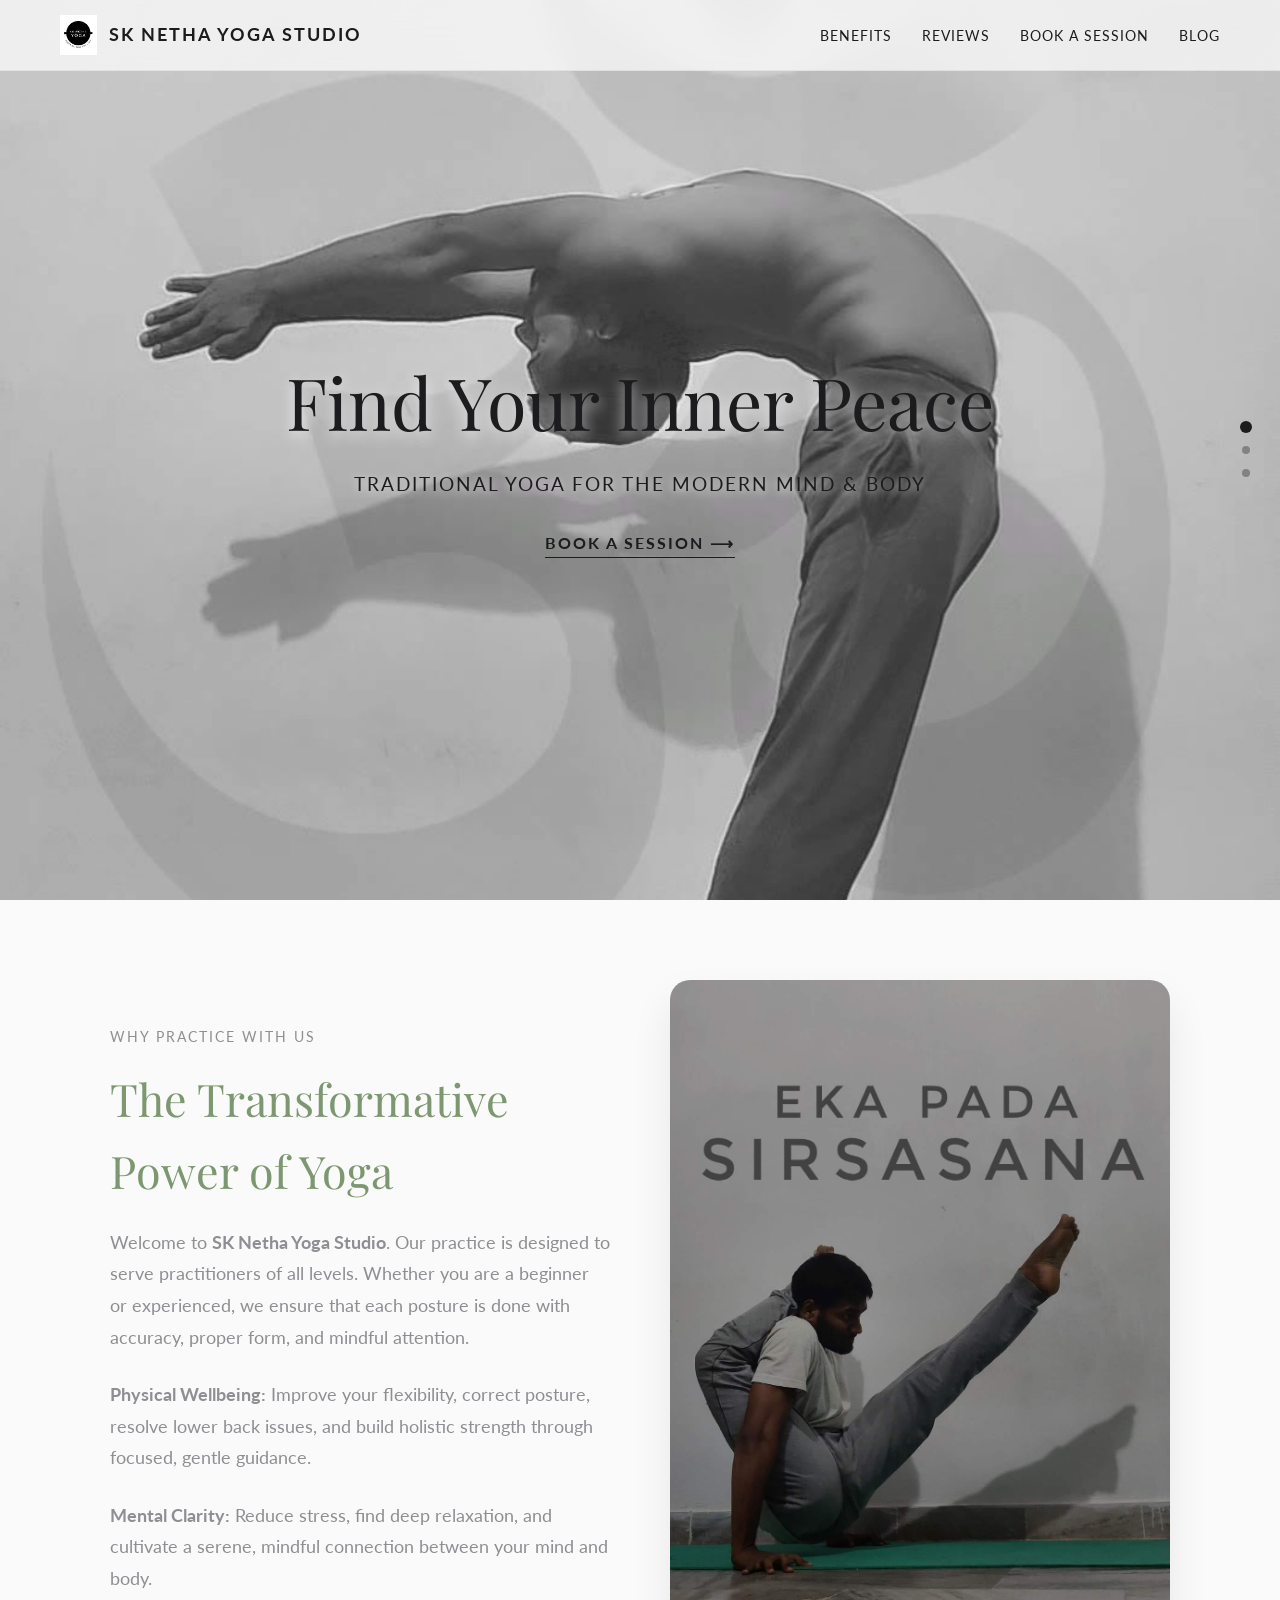
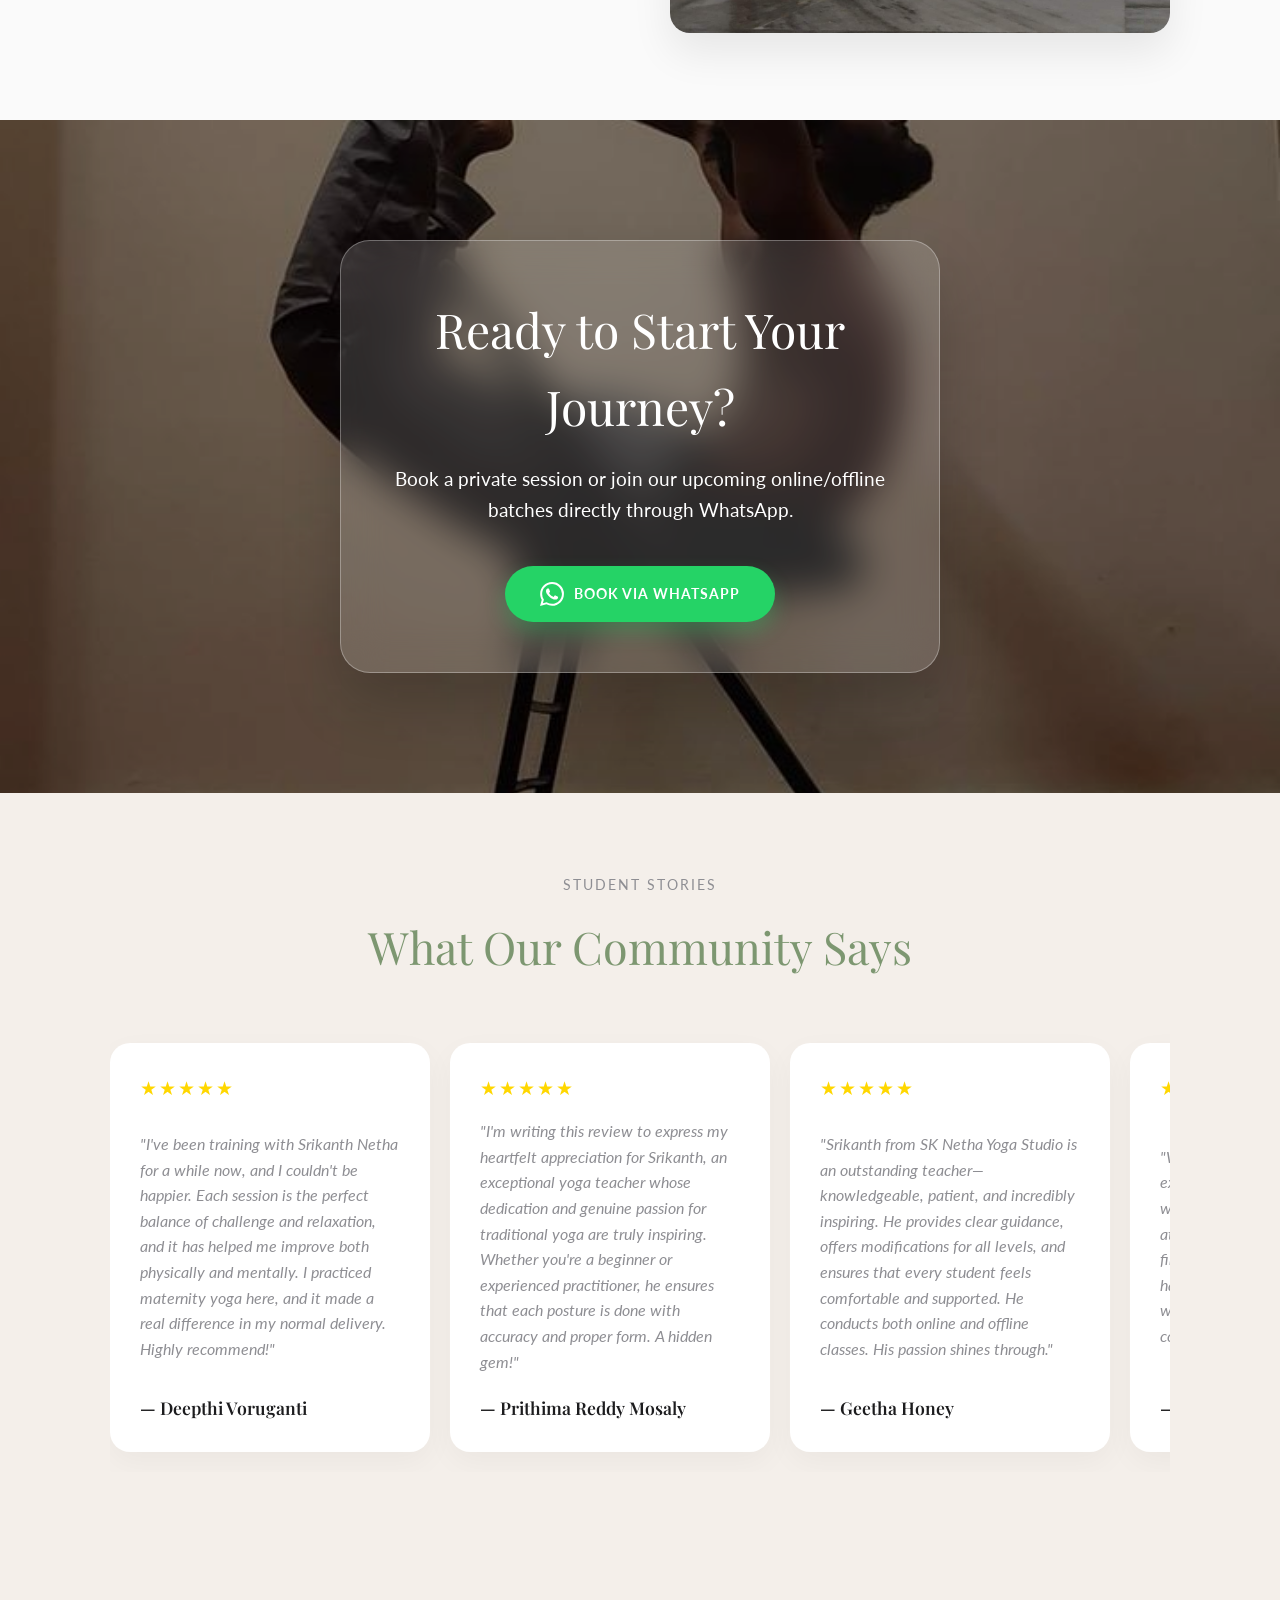
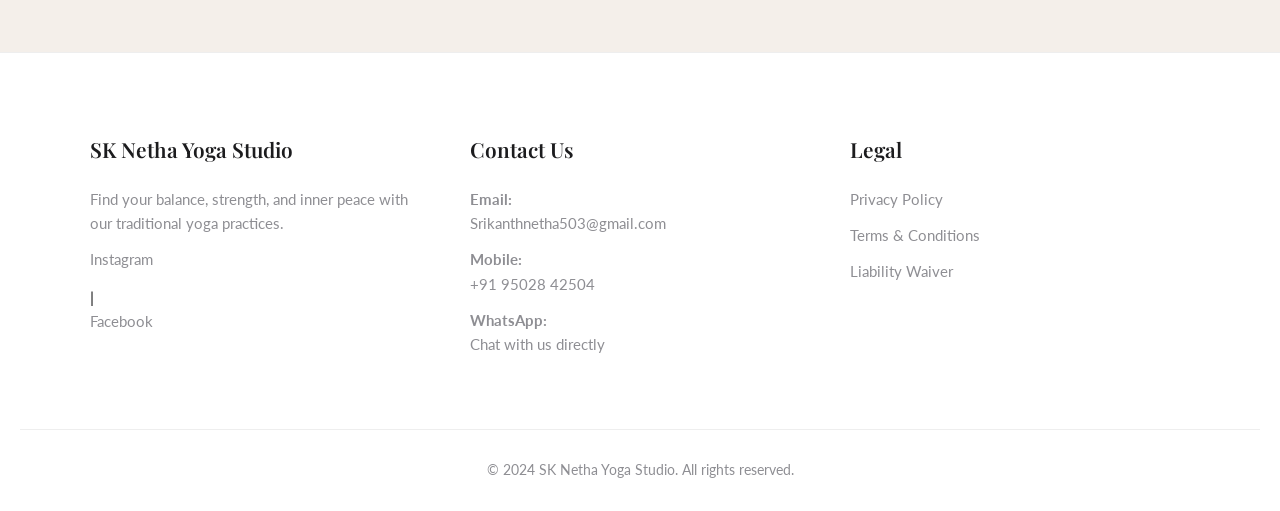
<file: index.html>
<!DOCTYPE html>
<html lang="en">
<head>
    <meta charset="UTF-8">
    <meta name="viewport" content="width=device-width, initial-scale=1.0">
    <title>SK Netha Yoga Studio | Transform Your Life</title>
    <link rel="stylesheet" href="style.css">
    <!-- Elegant Fonts -->
    <link href="https://fonts.googleapis.com/css2?family=Lato:wght@300;400;700&family=Playfair+Display:ital,wght@0,400;0,600;1,400&display=swap" rel="stylesheet">
</head>
<body>

    <!-- iOS Style Glassmorphism Navigation -->
    <nav id="navbar">
        <div class="nav-container">
            <!-- LOGO -->
            <a href="index.html" class="logo">
                <img src="logo.png" alt="SK Netha Logo" class="nav-logo-img">
                SK NETHA YOGA STUDIO
            </a>
            <div class="menu-toggle" id="mobile-menu">
                <span class="bar"></span>
                <span class="bar"></span>
                <span class="bar"></span>
            </div>
            <ul class="nav-menu">
                <li><a href="#benefits">Benefits</a></li>
                <li><a href="#reviews">Reviews</a></li>
                <li><a href="https://wa.me/919502842504?text=Hi!%20I%20am%20interested%20in%20booking%20a%20yoga%20session." target="_blank">Book a Session</a></li>
                <li><a href="blog.html">Blog</a></li>
            </ul>
        </div>
    </nav>

    <!-- Clean Text-Only Hero Slideshow -->
    <header class="hero">
        <div class="slider">
            <div class="slide active" style="background-image: url('slide1.jpg');"></div>
            <div class="slide" style="background-image: url('slide2.jpg');"></div>
            <div class="slide" style="background-image: url('slide3.jpg');"></div>
        </div>
        <div class="hero-content fade-in-up">
            <h1>Find Your Inner Peace</h1>
            <p class="hero-subtitle">Traditional Yoga for the Modern Mind & Body</p>
            <a href="https://wa.me/919502842504?text=Hi!%20I%20am%20interested%20in%20booking%20a%20yoga%20session." target="_blank" class="hero-text-link">Book a Session <span>&#10230;</span></a>
        </div>
        <!-- Slideshow Indicators -->
        <div class="slider-dots">
            <span class="dot active"></span>
            <span class="dot"></span>
            <span class="dot"></span>
        </div>
    </header>

    <!-- Benefits Section with Scroll Animation -->
    <section id="benefits" class="benefits-section reveal">
        <div class="section-container content-split">
            <div class="text-content">
                <span class="subtitle">Why Practice With Us</span>
                <h2>The Transformative Power of Yoga</h2>
                <p>Welcome to <strong>SK Netha Yoga Studio</strong>. Our practice is designed to serve practitioners of all levels. Whether you are a beginner or experienced, we ensure that each posture is done with accuracy, proper form, and mindful attention.</p>
                <br>
                <p><strong>Physical Wellbeing:</strong> Improve your flexibility, correct posture, resolve lower back issues, and build holistic strength through focused, gentle guidance.</p>
                <br>
                <p><strong>Mental Clarity:</strong> Reduce stress, find deep relaxation, and cultivate a serene, mindful connection between your mind and body.</p>
            </div>
            <div class="image-content">
                <img src="benefits-img.jpg" alt="Yoga Practice Benefits" class="rounded-img shadow">
            </div>
        </div>
    </section>

    <!-- Booking CTA Section (Direct WhatsApp Integration) -->
    <section id="book" class="booking-cta reveal" style="background-image: linear-gradient(rgba(0,0,0,0.4), rgba(0,0,0,0.4)), url('booking-bg.jpg');">
        <div class="cta-content glass-card">
            <h2>Ready to Start Your Journey?</h2>
            <p>Book a private session or join our upcoming online/offline batches directly through WhatsApp.</p>
            <a href="https://wa.me/919502842504?text=Hi!%20I%20am%20interested%20in%20booking%20a%20yoga%20session%20at%20SK%20Netha%20Yoga%20Studio." target="_blank" class="btn-whatsapp">
                <svg viewBox="0 0 24 24" width="24" height="24" fill="currentColor"><path d="M17.472 14.382c-.297-.149-1.758-.867-2.03-.967-.273-.099-.471-.148-.67.15-.197.297-.767.966-.94 1.164-.173.199-.347.223-.644.075-.297-.15-1.255-.463-2.39-1.475-.888-.788-1.487-1.761-1.663-2.059-.173-.297-.018-.458.13-.606.134-.133.298-.347.446-.52.149-.174.198-.298.298-.497.099-.198.05-.371-.025-.52-.075-.149-.669-1.612-.916-2.207-.242-.579-.487-.5-.669-.51-.173-.008-.371-.01-.57-.01-.198 0-.52.074-.792.372-.272.297-1.04 1.016-1.04 2.479 0 1.462 1.065 2.875 1.213 3.074.149.198 2.096 3.2 5.077 4.487.709.306 1.262.489 1.694.625.712.227 1.36.195 1.871.118.571-.085 1.758-.719 2.006-1.413.248-.694.248-1.289.173-1.413-.074-.124-.272-.198-.57-.347m-5.421 7.403h-.004a9.87 9.87 0 01-5.031-1.378l-.361-.214-3.741.982.998-3.648-.235-.374a9.86 9.86 0 01-1.51-5.26c.001-5.45 4.436-9.884 9.888-9.884 2.64 0 5.122 1.03 6.988 2.898a9.825 9.825 0 012.893 6.994c-.003 5.45-4.437 9.884-9.885 9.884m8.413-18.297A11.815 11.815 0 0012.05 0C5.495 0 .16 5.335.157 11.892c0 2.096.547 4.142 1.588 5.945L.057 24l6.305-1.654a11.882 11.882 0 005.683 1.448h.005c6.554 0 11.89-5.335 11.893-11.893a11.821 11.821 0 00-3.48-8.413z"/></svg>
                Book via WhatsApp
            </a>
        </div>
    </section>

    <!-- Reviews Section (iOS Horizontal Snap Scroll) -->
    <section id="reviews" class="reviews-section reveal">
        <div class="section-container">
            <span class="subtitle" style="text-align: center;">Student Stories</span>
            <h2 style="text-align: center;">What Our Community Says</h2>
            
            <div class="reviews-slider">
                <!-- Review 1 -->
                <div class="review-card">
                    <div class="stars">★★★★★</div>
                    <p>"I've been training with Srikanth Netha for a while now, and I couldn't be happier. Each session is the perfect balance of challenge and relaxation, and it has helped me improve both physically and mentally. I practiced maternity yoga here, and it made a real difference in my normal delivery. Highly recommend!"</p>
                    <h4>— Deepthi Voruganti</h4>
                </div>

                <!-- Review 2 -->
                <div class="review-card">
                    <div class="stars">★★★★★</div>
                    <p>"I'm writing this review to express my heartfelt appreciation for Srikanth, an exceptional yoga teacher whose dedication and genuine passion for traditional yoga are truly inspiring. Whether you're a beginner or experienced practitioner, he ensures that each posture is done with accuracy and proper form. A hidden gem!"</p>
                    <h4>— Prithima Reddy Mosaly</h4>
                </div>

                <!-- Review 3 -->
                <div class="review-card">
                    <div class="stars">★★★★★</div>
                    <p>"Srikanth from SK Netha Yoga Studio is an outstanding teacher—knowledgeable, patient, and incredibly inspiring. He provides clear guidance, offers modifications for all levels, and ensures that every student feels comfortable and supported. He conducts both online and offline classes. His passion shines through."</p>
                    <h4>— Geetha Honey</h4>
                </div>

                <!-- Review 4 -->
                <div class="review-card">
                    <div class="stars">★★★★★</div>
                    <p>"Wonderful yoga classes! The teacher explains each asana clearly, teaches with great patience, and gives focused attention to every single student. At first, I thought group classes wouldn't have much individual attention, but I was wrong—he observes everyone and corrects postures gently."</p>
                    <h4>— Karthik Shivarathri</h4>
                </div>

                <!-- Review 5 -->
                <div class="review-card">
                    <div class="stars">★★★★★</div>
                    <p>"I have started practicing yoga with Srikanth online and had been an amazing experience with a lot of my lower back issues now being resolved. The consistency of class and attention to detail by each student is helping fix any yoga practice defects. I am attending remotely from the US. 6 stars!"</p>
                    <h4>— Ram Nimma</h4>
                </div>

                <!-- Review 6 -->
                <div class="review-card">
                    <div class="stars">★★★★★</div>
                    <p>"I've been attending this yoga class for a month now and it's been a truly enriching experience. The instructor is exceptional — he demonstrates each asana with precision and ensures we perform them correctly with gentle guidance. The ambience is serene and ideal for beginners seeking a mindful start."</p>
                    <h4>— Sai Pramodh Salugu</h4>
                </div>

                <!-- Review 7 -->
                <div class="review-card">
                    <div class="stars">★★★★★</div>
                    <p>"I've been practicing yoga since two months, but my expereince has been truly transformative. So thankful to my yoga master... not only the way he teaches but also he ensures every one to do it in a proper way. I'm so glad for my flexibility! The way he does massaging we feel too relaxed!!"</p>
                    <h4>— Nithya Putta</h4>
                </div>
            </div>
            <p class="swipe-hint">Swipe to read more &#8594;</p>
        </div>
    </section>

    <!-- Footer with Full Contact Details -->
    <footer>
        <div class="footer-container">
            <div class="footer-col">
                <h3>SK Netha Yoga Studio</h3>
                <p>Find your balance, strength, and inner peace with our traditional yoga practices.</p>
                <div class="social-links mt-10">
                    <!-- SOCIAL LINKS UPDATED HERE -->
                    <a href="https://www.instagram.com/sk_netha_yoga?igsh=YmxhMDFrbGpheWcy " target="_blank" rel="noopener noreferrer">Instagram</a> | 
                    <a href=" https://www.facebook.com/share/1FhtnjcmZA/?mibextid=wwXIfr" target="_blank" rel="noopener noreferrer">Facebook</a>
                </div>
            </div>
            <div class="footer-col">
                <h3>Contact Us</h3>
                <p><strong>Email:</strong> <a href="mailto:Srikanthnetha503@gmail.com">Srikanthnetha503@gmail.com</a></p>
                <p><strong>Mobile:</strong> <a href="tel:+919502842504">+91 95028 42504</a></p>
                <p><strong>WhatsApp:</strong> <a href="https://wa.me/919502842504?text=Hi!%20I%20have%20an%20inquiry%20about%20your%20classes." target="_blank">Chat with us directly</a></p>
            </div>
            <div class="footer-col legal">
                <h3>Legal</h3>
                <a href="#">Privacy Policy</a>
                <a href="#">Terms & Conditions</a>
                <a href="#">Liability Waiver</a>
            </div>
        </div>
        <div class="footer-bottom">
            <p>&copy; 2024 SK Netha Yoga Studio. All rights reserved.</p>
        </div>
    </footer>

    <script src="script.js"></script>
</body>
</html>
</file>
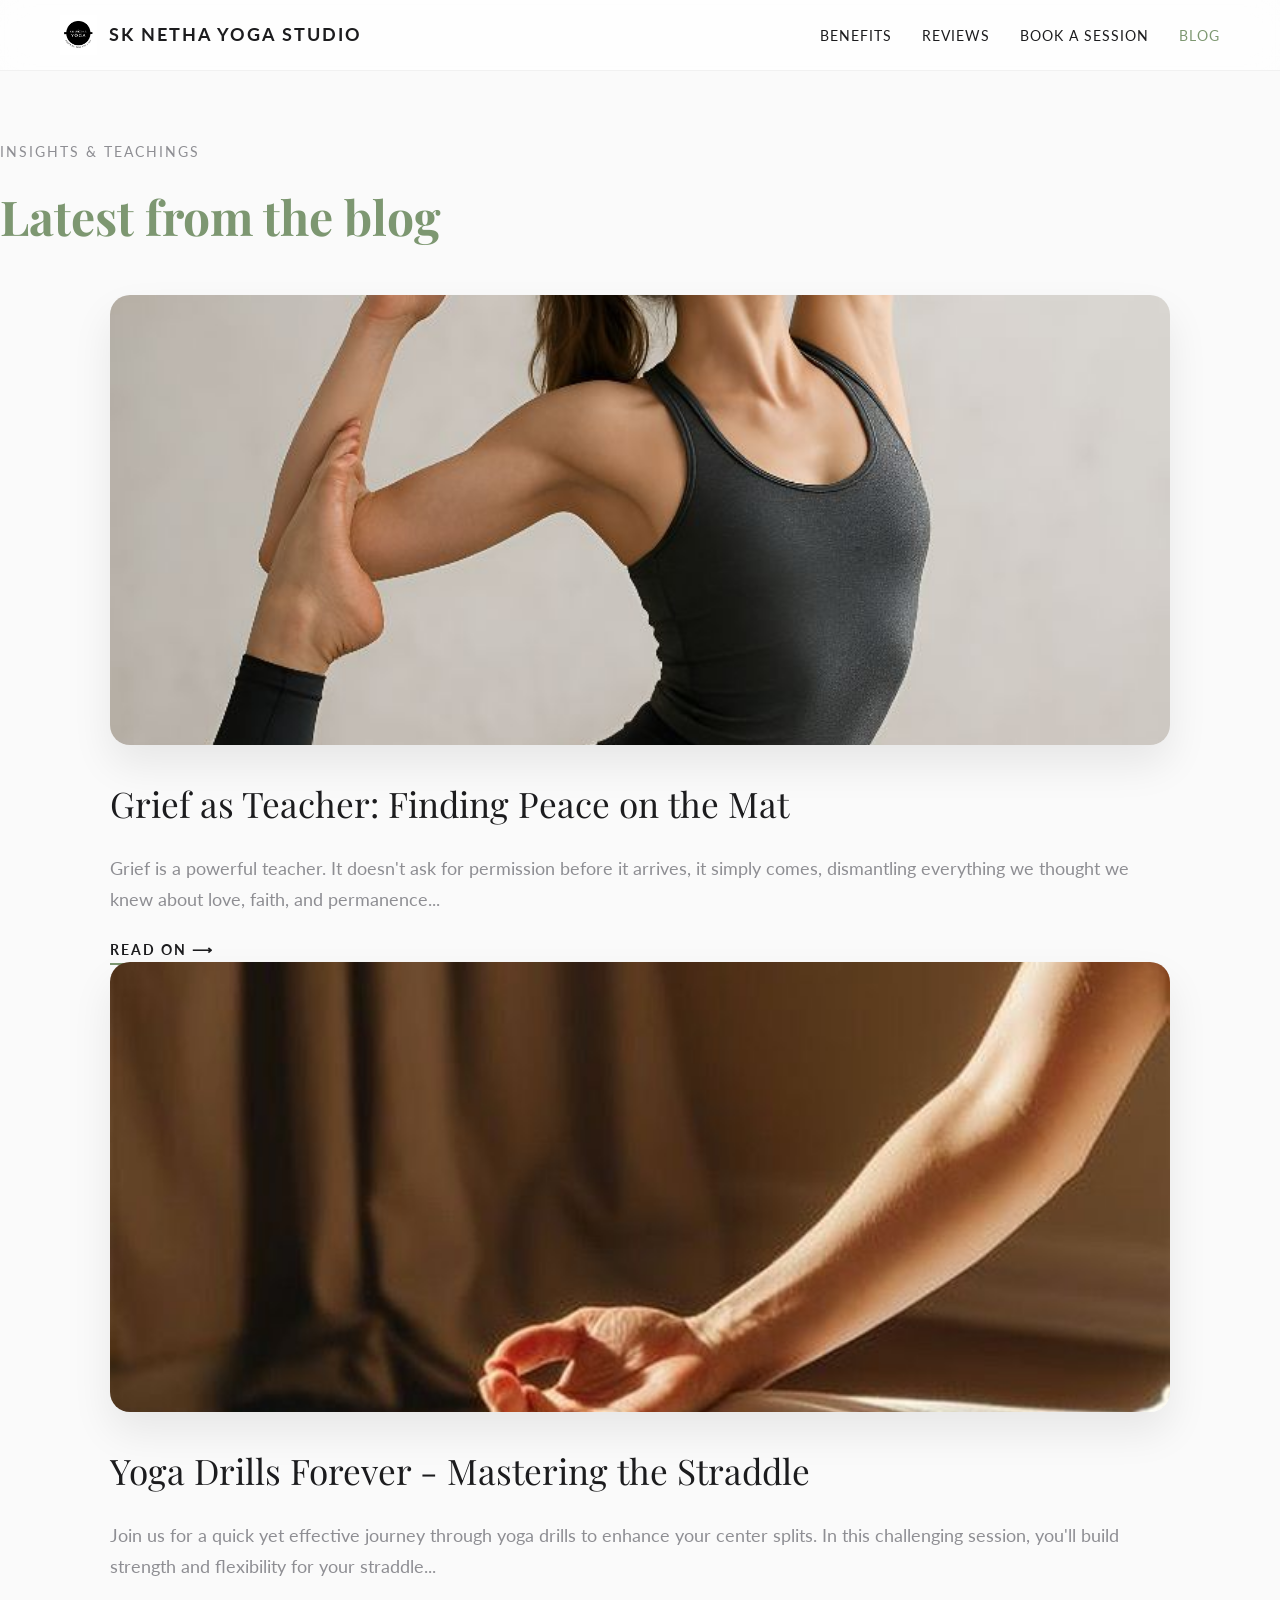
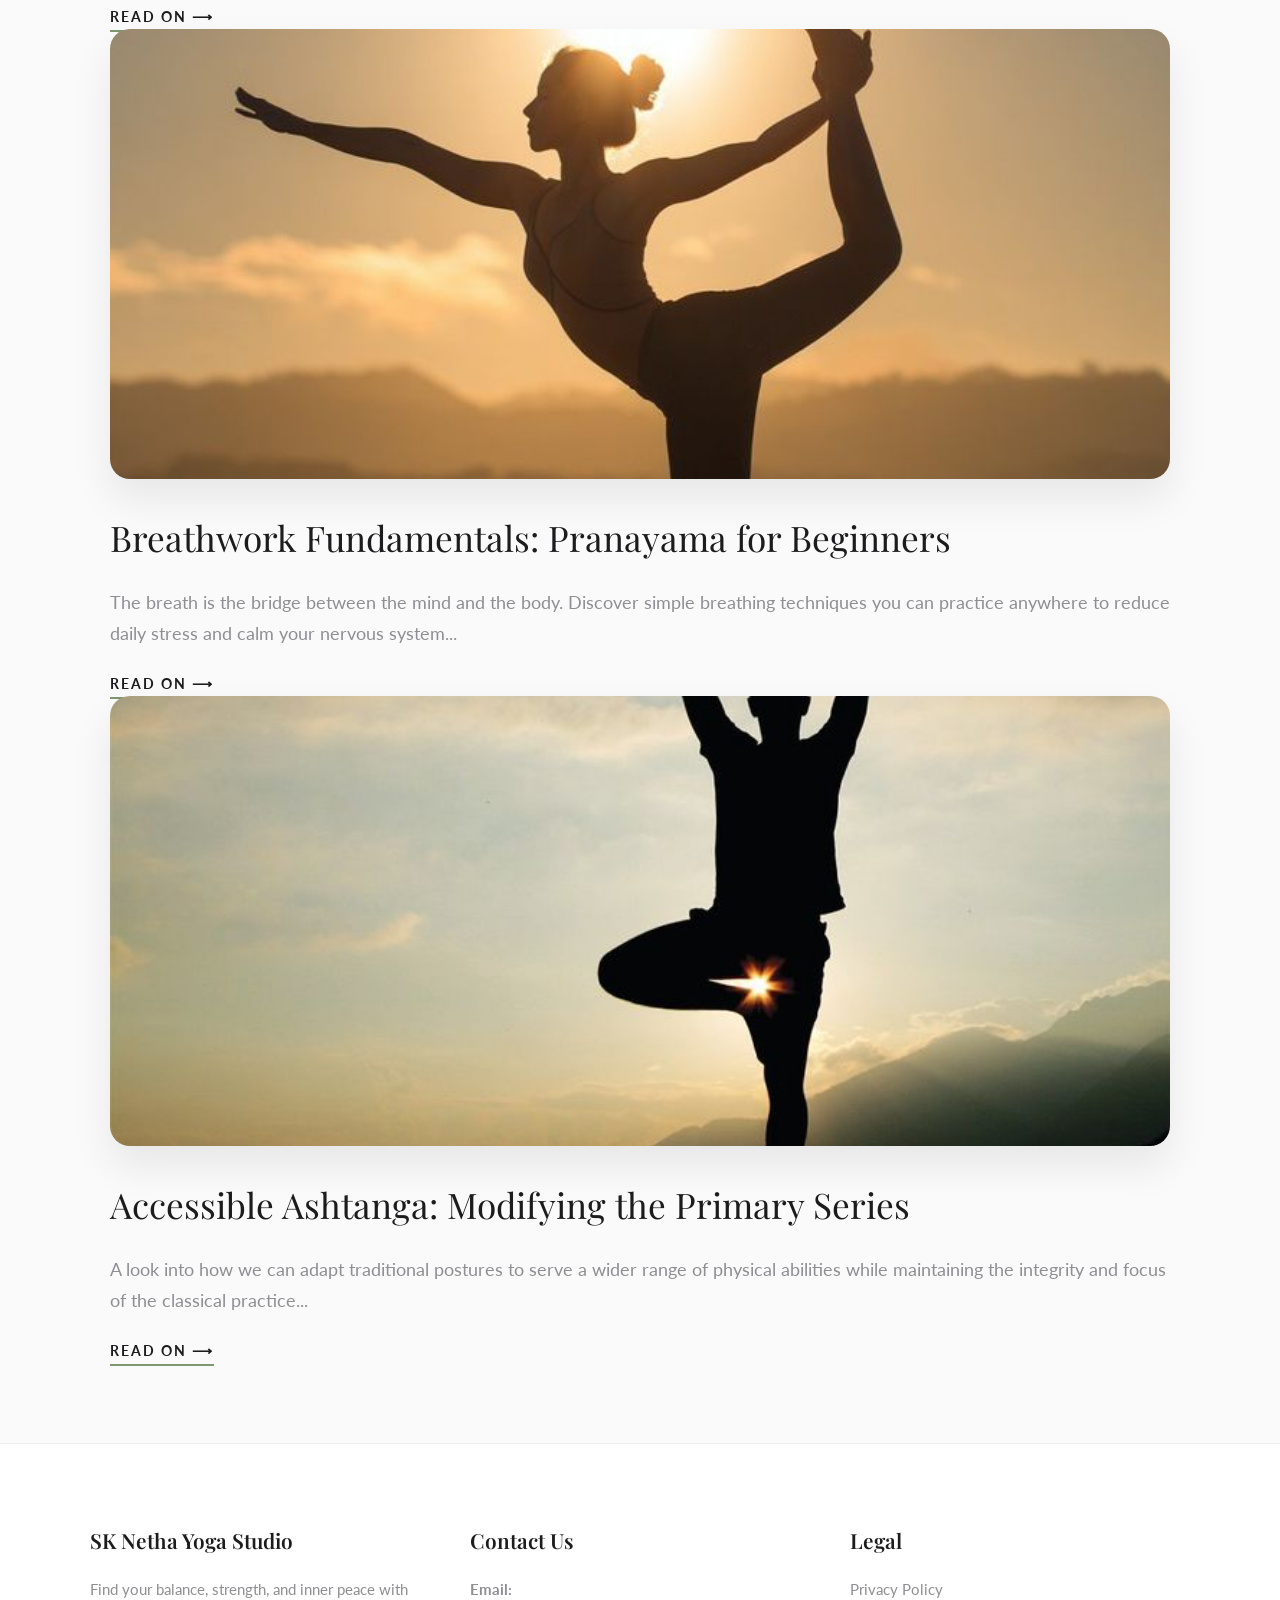
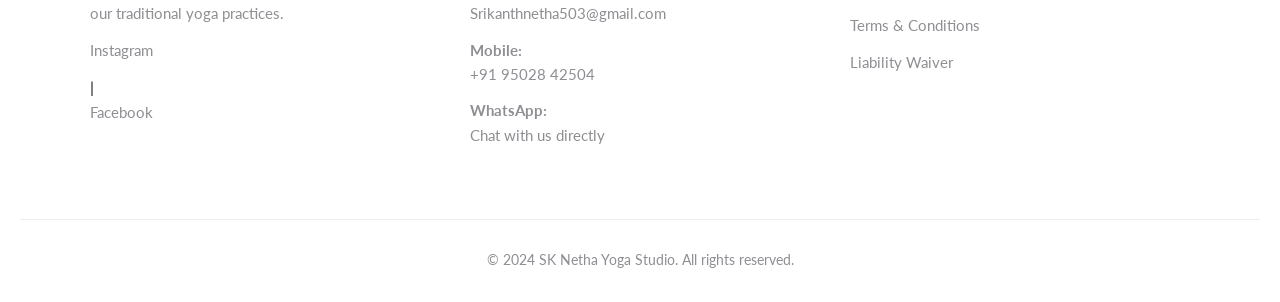
<file: blog.html>
<!DOCTYPE html>
<html lang="en">
<head>
    <meta charset="UTF-8">
    <meta name="viewport" content="width=device-width, initial-scale=1.0">
    <title>Blog | SK Netha Yoga Studio</title>
    <link rel="stylesheet" href="style.css">
    <link href="https://fonts.googleapis.com/css2?family=Lato:wght@300;400;700&family=Playfair+Display:ital,wght@0,400;0,600;1,400&display=swap" rel="stylesheet">
</head>
<body>

    <nav id="navbar">
        <div class="nav-container">
            <!-- LOGO -->
            <a href="index.html" class="logo">
                <img src="logo.png" alt="SK Netha Logo" class="nav-logo-img">
                SK NETHA YOGA STUDIO
            </a>
            <div class="menu-toggle" id="mobile-menu">
                <span class="bar"></span>
                <span class="bar"></span>
                <span class="bar"></span>
            </div>
            <ul class="nav-menu">
                <li><a href="index.html#benefits">Benefits</a></li>
                <li><a href="index.html#reviews">Reviews</a></li>
                <li><a href="https://wa.me/919502842504?text=Hi!%20I%20am%20interested%20in%20booking%20a%20yoga%20session." target="_blank">Book a Session</a></li>
                <li><a href="blog.html" class="active-link">Blog</a></li>
            </ul>
        </div>
    </nav>

    <!-- Blog Header -->
    <header class="page-header reveal" style="padding-top: 140px; padding-bottom: 40px;">
        <span class="subtitle">Insights & Teachings</span>
        <h1 style="font-size: 3rem; color: var(--accent-green); font-family: var(--font-heading);">Latest from the blog</h1>
    </header>

    <!-- Blog Grid -->
    <section class="blog-section section-container" style="padding-top: 0;">
        
        <article class="blog-post reveal">
            <img src="blog1.jpg" alt="Yoga Post 1" class="rounded-img shadow" style="width: 100%; height: 450px; object-fit: cover; margin-bottom: 25px;">
            <div class="post-content">
                <h2 style="font-size: 2.2rem; color: var(--text-main);">Grief as Teacher: Finding Peace on the Mat</h2>
                <p style="color: var(--text-light); font-size: 1.1rem; line-height: 1.8; margin-bottom: 20px;">Grief is a powerful teacher. It doesn't ask for permission before it arrives, it simply comes, dismantling everything we thought we knew about love, faith, and permanence...</p>
                <a href="#" class="hero-text-link" style="font-size: 0.85rem; border-bottom: 2px solid var(--accent-green);">READ ON <span>&#10230;</span></a>
            </div>
        </article>

        <article class="blog-post reveal">
            <img src="blog2.jpg" alt="Yoga Post 2" class="rounded-img shadow" style="width: 100%; height: 450px; object-fit: cover; margin-bottom: 25px;">
            <div class="post-content">
                <h2 style="font-size: 2.2rem; color: var(--text-main);">Yoga Drills Forever - Mastering the Straddle</h2>
                <p style="color: var(--text-light); font-size: 1.1rem; line-height: 1.8; margin-bottom: 20px;">Join us for a quick yet effective journey through yoga drills to enhance your center splits. In this challenging session, you'll build strength and flexibility for your straddle...</p>
                <a href="#" class="hero-text-link" style="font-size: 0.85rem; border-bottom: 2px solid var(--accent-green);">READ ON <span>&#10230;</span></a>
            </div>
        </article>

        <article class="blog-post reveal">
            <img src="blog3.jpg" alt="Yoga Post 3" class="rounded-img shadow" style="width: 100%; height: 450px; object-fit: cover; margin-bottom: 25px;">
            <div class="post-content">
                <h2 style="font-size: 2.2rem; color: var(--text-main);">Breathwork Fundamentals: Pranayama for Beginners</h2>
                <p style="color: var(--text-light); font-size: 1.1rem; line-height: 1.8; margin-bottom: 20px;">The breath is the bridge between the mind and the body. Discover simple breathing techniques you can practice anywhere to reduce daily stress and calm your nervous system...</p>
                <a href="#" class="hero-text-link" style="font-size: 0.85rem; border-bottom: 2px solid var(--accent-green);">READ ON <span>&#10230;</span></a>
            </div>
        </article>

        <article class="blog-post reveal">
            <img src="blog4.jpg" alt="Yoga Post 4" class="rounded-img shadow" style="width: 100%; height: 450px; object-fit: cover; margin-bottom: 25px;">
            <div class="post-content">
                <h2 style="font-size: 2.2rem; color: var(--text-main);">Accessible Ashtanga: Modifying the Primary Series</h2>
                <p style="color: var(--text-light); font-size: 1.1rem; line-height: 1.8; margin-bottom: 20px;">A look into how we can adapt traditional postures to serve a wider range of physical abilities while maintaining the integrity and focus of the classical practice...</p>
                <a href="#" class="hero-text-link" style="font-size: 0.85rem; border-bottom: 2px solid var(--accent-green);">READ ON <span>&#10230;</span></a>
            </div>
        </article>

    </section>

    <!-- Footer with Full Contact Details -->
    <footer>
        <div class="footer-container">
            <div class="footer-col">
                <h3>SK Netha Yoga Studio</h3>
                <p>Find your balance, strength, and inner peace with our traditional yoga practices.</p>
                <div class="social-links mt-10">
                    <!-- SOCIAL LINKS UPDATED HERE -->
                    <a href=" https://www.instagram.com/sk_netha_yoga?igsh=YmxhMDFrbGpheWcy" target="_blank" rel="noopener noreferrer">Instagram</a> | 
                    <a href=" https://www.facebook.com/share/1FhtnjcmZA/?mibextid=wwXIfr" target="_blank" rel="noopener noreferrer">Facebook</a>
                </div>
            </div>
            <div class="footer-col">
                <h3>Contact Us</h3>
                <p><strong>Email:</strong> <a href="mailto:Srikanthnetha503@gmail.com">Srikanthnetha503@gmail.com</a></p>
                <p><strong>Mobile:</strong> <a href="tel:+919502842504">+91 95028 42504</a></p>
                <p><strong>WhatsApp:</strong> <a href="https://wa.me/919502842504?text=Hi!%20I%20have%20an%20inquiry%20about%20your%20classes." target="_blank">Chat with us directly</a></p>
            </div>
            <div class="footer-col legal">
                <h3>Legal</h3>
                <a href="#">Privacy Policy</a>
                <a href="#">Terms & Conditions</a>
                <a href="#">Liability Waiver</a>
            </div>
        </div>
        <div class="footer-bottom">
            <p>&copy; 2024 SK Netha Yoga Studio. All rights reserved.</p>
        </div>
    </footer>

    <script src="script.js"></script>
</body>
</html>
</file>
<file: style.css>
/* Color Palette & Variables (Soft iOS Aesthetic) */
:root {
    --bg-color: #FAFAFA; /* Very light iOS grey/white */
    --surface-color: #FFFFFF;
    --text-main: #1C1C1E; /* iOS dark text */
    --text-light: #8E8E93; /* iOS light text */
    --accent-blue: #8eb4be;
    --accent-pink: #d99c9c;
    --accent-green: #7D9771; /* Deepened slightly for contrast */
    --whatsapp-green: #25D366;
    --font-heading: 'Playfair Display', serif;
    --font-body: 'Lato', sans-serif;
}

/* Smooth Scrolling for entire page */
html {
    scroll-behavior: smooth;
}

* {
    margin: 0;
    padding: 0;
    box-sizing: border-box;
}

body {
    font-family: var(--font-body);
    color: var(--text-main);
    background-color: var(--bg-color);
    line-height: 1.6;
    overflow-x: hidden;
}

a {
    text-decoration: none;
    color: inherit;
}

.section-container {
    max-width: 1100px;
    margin: 0 auto;
    padding: 80px 20px;
}

/* --- Navigation (iOS Glassmorphism) --- */
nav {
    position: fixed;
    top: 0;
    width: 100%;
    z-index: 1000;
    background: rgba(255, 255, 255, 0.7);
    backdrop-filter: blur(15px); /* iOS Glass blur */
    -webkit-backdrop-filter: blur(15px);
    border-bottom: 1px solid rgba(0,0,0,0.05);
    transition: all 0.3s ease;
}

.nav-container {
    display: flex;
    justify-content: space-between;
    align-items: center;
    padding: 15px 20px; /* slightly reduced padding to fit logo */
    max-width: 1200px;
    margin: 0 auto;
}

/* Updated Logo with Image styling */
.logo {
    display: flex;
    align-items: center;
    gap: 12px; /* space between image and text */
    font-family: var(--font-body);
    letter-spacing: 2px;
    font-size: 1.1rem;
    font-weight: 700;
}

.nav-logo-img {
    height: 40px; /* strict height so it doesn't break navbar */
    width: auto;
    object-fit: contain;
}

.nav-menu {
    display: flex;
    list-style: none;
}

.nav-menu li {
    margin-left: 30px;
}

.nav-menu a {
    font-size: 0.9rem;
    text-transform: uppercase;
    letter-spacing: 1px;
    transition: color 0.3s;
    font-weight: 400;
}

.nav-menu a:hover, .active-link {
    color: var(--accent-green);
}

/* Mobile Menu Hamburger */
.menu-toggle {
    display: none;
    cursor: pointer;
    flex-direction: column;
}

.bar {
    height: 2px;
    width: 25px;
    background-color: var(--text-main);
    margin: 3px 0;
    transition: 0.3s;
}

/* --- Hero Slideshow --- */
.hero {
    position: relative;
    height: 100vh; /* Full screen */
    display: flex;
    align-items: center;
    justify-content: center;
    overflow: hidden;
}

.slider {
    position: absolute;
    top: 0; left: 0; width: 100%; height: 100%;
}

.slide {
    position: absolute;
    top: 0; left: 0; width: 100%; height: 100%;
    background-size: cover;
    background-position: center;
    opacity: 0;
    transition: opacity 2s ease-in-out; /* Super smooth fade */
}

.slide::after {
    content: '';
    position: absolute;
    top:0; left:0; width:100%; height:100%;
    background: rgba(255,255,255,0.2); /* Slight overlay to make text pop */
}

.slide.active {
    opacity: 1;
}

.hero-content {
    position: relative;
    z-index: 10;
    text-align: center;
    padding: 40px;
}

.hero h1 {
    font-family: var(--font-heading);
    font-size: 4.5rem;
    color: var(--text-main);
    font-weight: 400;
    margin-bottom: 10px;
    text-shadow: 0 4px 15px rgba(255,255,255,0.8); /* Glow effect for readability */
}

.hero-subtitle {
    font-size: 1.2rem;
    letter-spacing: 2px;
    margin-bottom: 30px;
    color: var(--text-main);
    text-transform: uppercase;
    text-shadow: 0 2px 10px rgba(255,255,255,0.8);
}

/* Elegant Text Link */
.hero-text-link {
    font-size: 1rem;
    letter-spacing: 2px;
    color: var(--text-main);
    text-transform: uppercase;
    font-weight: 700;
    border-bottom: 1px solid var(--text-main);
    padding-bottom: 5px;
    transition: all 0.3s;
}

.hero-text-link:hover {
    color: var(--accent-green);
    border-bottom-color: var(--accent-green);
}

.slider-dots {
    position: absolute;
    right: 30px;
    top: 50%;
    transform: translateY(-50%);
    display: flex;
    flex-direction: column;
    gap: 15px;
    z-index: 10;
}

.dot {
    width: 8px;
    height: 8px;
    background-color: rgba(0,0,0,0.3);
    border-radius: 50%;
    cursor: pointer;
    transition: all 0.3s;
}

.dot.active {
    background-color: var(--text-main);
    transform: scale(1.5);
}

/* --- Global Utilities & Animations --- */
.rounded-img {
    border-radius: 20px; /* iOS rounded corners */
}
.shadow {
    box-shadow: 0 20px 40px rgba(0,0,0,0.08); /* Soft iOS shadow */
}

h2 {
    font-family: var(--font-heading);
    font-size: 2.8rem;
    font-weight: 400;
    color: var(--accent-green);
    margin-bottom: 20px;
}

.subtitle {
    display: block;
    font-family: var(--font-body);
    text-transform: uppercase;
    letter-spacing: 2px;
    color: var(--text-light);
    font-size: 0.9rem;
    margin-bottom: 15px;
}

/* Scroll Reveal Animation Classes */
.reveal {
    opacity: 0;
    transform: translateY(40px);
    transition: all 1s cubic-bezier(0.25, 0.46, 0.45, 0.94); /* Smooth iOS curve */
}
.reveal.active {
    opacity: 1;
    transform: translateY(0);
}

/* --- Benefits Section --- */
.content-split {
    display: grid;
    grid-template-columns: 1fr 1fr;
    gap: 60px;
    align-items: center;
}

.text-content p {
    color: var(--text-light);
    font-size: 1.1rem;
    line-height: 1.8;
}

.image-content img {
    width: 100%;
    height: auto;
}

/* --- Reviews Section (iOS Horizontal Snap) --- */
.reviews-section {
    background-color: #F4EFEA;
    padding-bottom: 100px;
}

.reviews-slider {
    display: flex;
    overflow-x: auto;
    scroll-snap-type: x mandatory; /* iOS native swiping feel */
    gap: 20px;
    padding: 40px 0 20px;
    -webkit-overflow-scrolling: touch; /* Smooth momentum scroll on iOS */
    scrollbar-width: none; /* Firefox */
}

.reviews-slider::-webkit-scrollbar {
    display: none; /* Hide scrollbar Chrome/Safari */
}

.review-card {
    min-width: 320px;
    max-width: 350px;
    background: var(--surface-color);
    padding: 30px;
    border-radius: 20px;
    scroll-snap-align: start; /* Snaps perfectly into place */
    box-shadow: 0 10px 30px rgba(0,0,0,0.04);
    display: flex;
    flex-direction: column;
    justify-content: space-between;
}

.stars {
    color: #FFD700;
    font-size: 1.2rem;
    margin-bottom: 15px;
    letter-spacing: 2px;
}

.review-card p {
    font-style: italic;
    color: var(--text-light);
    font-size: 1rem;
    line-height: 1.6;
    margin-bottom: 20px;
}

.review-card h4 {
    font-family: var(--font-heading);
    color: var(--text-main);
    font-size: 1.1rem;
    font-weight: 600;
}

.swipe-hint {
    text-align: center;
    color: var(--text-light);
    font-size: 0.85rem;
    margin-top: 10px;
    display: none; /* Hidden on desktop */
}

/* --- Booking CTA Section --- */
.booking-cta {
    padding: 120px 20px;
    display: flex;
    justify-content: center;
    align-items: center;
    background-size: cover;
    background-position: center;
    background-attachment: fixed; /* Parallax */
}

.glass-card {
    background: rgba(255, 255, 255, 0.15);
    backdrop-filter: blur(20px);
    -webkit-backdrop-filter: blur(20px);
    padding: 50px;
    border-radius: 30px;
    border: 1px solid rgba(255,255,255,0.3);
    text-align: center;
    max-width: 600px;
    box-shadow: 0 30px 60px rgba(0,0,0,0.2);
}

.glass-card h2 {
    color: white;
    font-size: 3rem;
}

.glass-card p {
    color: white;
    font-size: 1.2rem;
    margin-bottom: 40px;
}

.btn-whatsapp {
    display: inline-flex;
    align-items: center;
    gap: 10px;
    padding: 16px 35px;
    background-color: var(--whatsapp-green);
    color: white;
    font-weight: 700;
    border-radius: 50px; /* iOS pill button */
    text-transform: uppercase;
    letter-spacing: 1px;
    font-size: 0.9rem;
    transition: transform 0.3s, background 0.3s, box-shadow 0.3s;
    box-shadow: 0 10px 20px rgba(37, 211, 102, 0.3);
}

.btn-whatsapp:hover {
    background-color: #1DA851;
    transform: translateY(-3px);
    box-shadow: 0 15px 25px rgba(37, 211, 102, 0.4);
}

/* --- Footer --- */
footer {
    background-color: var(--surface-color);
    padding: 80px 20px 30px;
    border-top: 1px solid #eee;
}

.footer-container {
    max-width: 1100px;
    margin: 0 auto;
    display: grid;
    grid-template-columns: repeat(3, 1fr);
    gap: 40px;
    margin-bottom: 60px;
}

.footer-col h3 {
    font-family: var(--font-heading);
    color: var(--text-main);
    font-weight: 600;
    font-size: 1.3rem;
    margin-bottom: 20px;
}

.footer-col p, .footer-col a {
    color: var(--text-light);
    margin-bottom: 12px;
    display: block;
    font-size: 0.95rem;
    transition: color 0.3s;
}

.footer-col a:hover {
    color: var(--accent-green);
}

.footer-bottom {
    text-align: center;
    border-top: 1px solid #eee;
    padding-top: 30px;
    color: var(--text-light);
    font-size: 0.85rem;
}

/* --- Mobile Responsiveness --- */
@media (max-width: 768px) {
    /* Adjusted logo for smaller screens */
    .logo {
        font-size: 0.9rem;
        letter-spacing: 1px;
        gap: 8px;
    }
    
    .nav-logo-img {
        height: 30px;
    }

    .menu-toggle {
        display: flex;
    }
    
    .nav-menu {
        display: none;
        flex-direction: column;
        width: 100%;
        position: absolute;
        top: 60px;
        left: 0;
        background: rgba(255, 255, 255, 0.95);
        backdrop-filter: blur(20px);
        text-align: center;
        border-bottom: 1px solid #eee;
    }
    
    .nav-menu.active {
        display: flex;
    }
    
    .nav-menu li {
        margin: 0;
        padding: 20px 0;
    }

    .hero h1 {
        font-size: 3rem;
    }

    .content-split {
        grid-template-columns: 1fr;
    }

    .footer-container {
        grid-template-columns: 1fr;
        text-align: center;
    }

    .slider-dots {
        flex-direction: row;
        top: auto;
        bottom: 30px;
        right: 50%;
        transform: translateX(50%);
    }

    .glass-card {
        padding: 30px 20px;
    }

    .glass-card h2 {
        font-size: 2.2rem;
    }

    .swipe-hint {
        display: block; /* Show hint on mobile */
    }
    }
</file>
